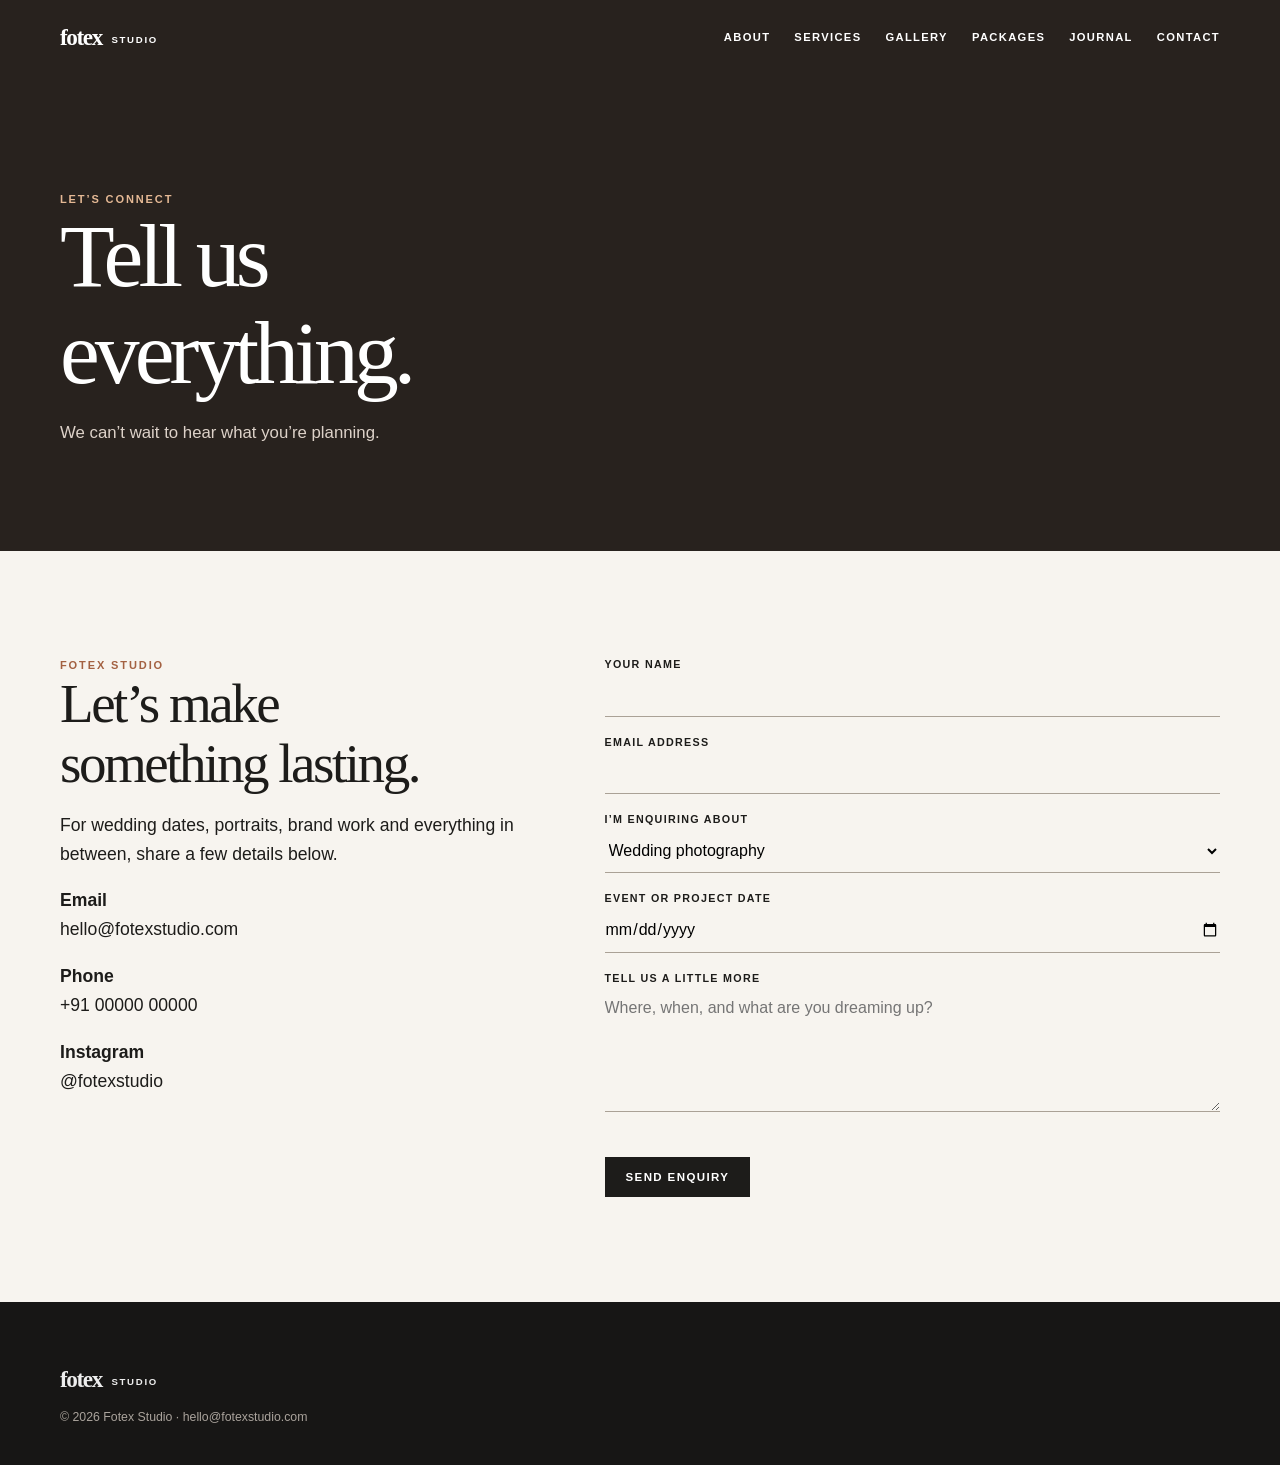
<file: contact.html>
<!doctype html>
<html lang="en">
  <head>
    <meta charset="utf-8" />
    <meta name="viewport" content="width=device-width,initial-scale=1" />
    <title>Contact Fotex Studio | Enquire About Photography</title>
    <meta
      name="description"
      content="Contact Fotex Studio to enquire about wedding, portrait, event or commercial photography."
    />
    <link rel="canonical" href="https://fotexstudio.com/contact.html" />
    <link rel="stylesheet" href="assets/site.css" />
  </head>
  <body>
    <header>
      <div class="wrap nav">
        <a class="brand" href="index.html">fotex <span>STUDIO</span></a
        ><button class="menu">MENU</button>
        <nav class="links">
          <a href="about.html">About</a><a href="services.html">Services</a
          ><a href="gallery.html">Gallery</a><a href="packages.html">Packages</a
          ><a href="journal.html">Journal</a><a href="contact.html">Contact</a>
        </nav>
      </div>
    </header>
    <main>
      <section class="page-hero">
        <div class="wrap">
          <div class="eyebrow">Let’s connect</div>
          <h1>Tell us<br />everything.</h1>
          <p>We can’t wait to hear what you’re planning.</p>
        </div>
      </section>
      <section class="section wrap contact-grid">
        <div class="contact-info">
          <div class="eyebrow">Fotex Studio</div>
          <h2>Let’s make<br />something lasting.</h2>
          <p>
            For wedding dates, portraits, brand work and everything in between,
            share a few details below.
          </p>
          <p><b>Email</b><br />hello@fotexstudio.com</p>
          <p><b>Phone</b><br />+91 00000 00000</p>
          <p><b>Instagram</b><br />@fotexstudio</p>
        </div>
        <div>
          <div class="notice">
            Thank you—your enquiry has been received. We’ll be in touch soon.
          </div>
          <form class="form">
            <label>Your name<input required type="text" name="name" /></label
            ><label
              >Email address<input required type="email" name="email" /></label
            ><label
              >I’m enquiring about<select name="service">
                <option>Wedding photography</option>
                <option>Pre-wedding photography</option>
                <option>Portrait or family session</option>
                <option>Brand or commercial project</option>
                <option>Something else</option>
              </select></label
            ><label
              >Event or project date<input type="date" name="date" /></label
            ><label
              >Tell us a little more<textarea
                name="message"
                placeholder="Where, when, and what are you dreaming up?"
              ></textarea></label
            ><button class="btn" type="submit">Send enquiry</button>
          </form>
        </div>
      </section>
    </main>
    <footer class="footer">
      <div class="wrap">
        <a class="brand" href="index.html">fotex <span>STUDIO</span></a>
        <p class="small">© 2026 Fotex Studio · hello@fotexstudio.com</p>
      </div>
    </footer>
    <script src="assets/site.js"></script>
  </body>
</html>
</file>
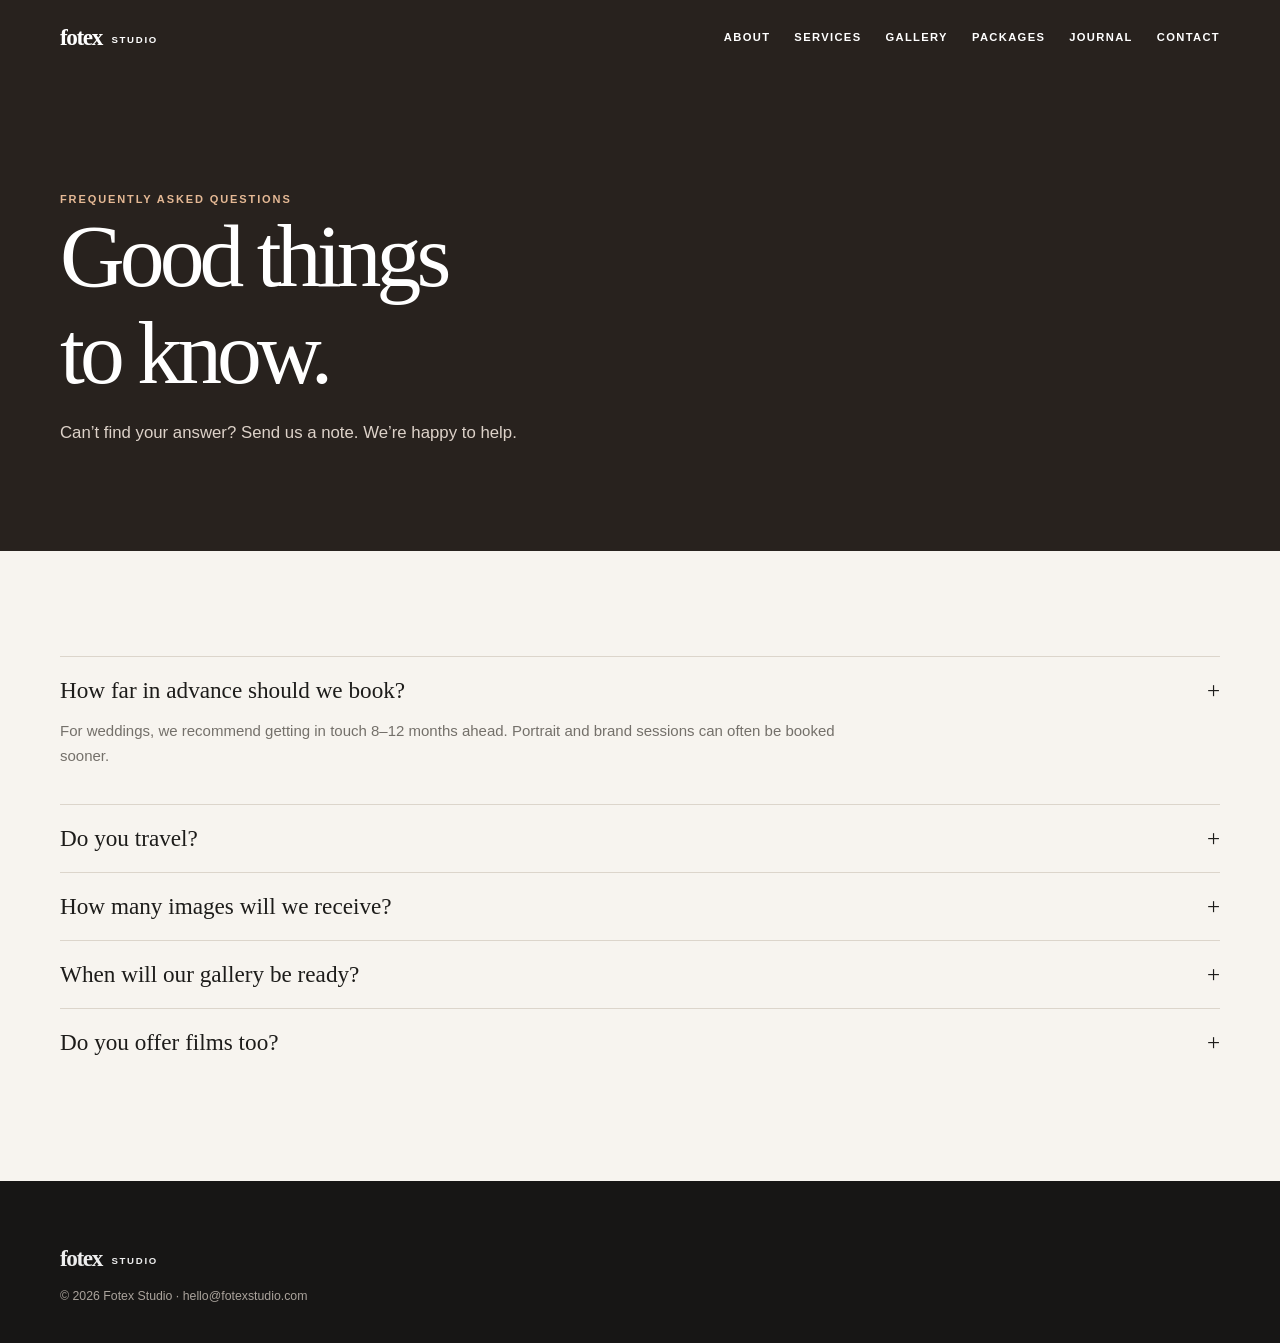
<file: faq.html>
<!doctype html>
<html lang="en">
  <head>
    <meta charset="utf-8" />
    <meta name="viewport" content="width=device-width,initial-scale=1" />
    <title>Photography FAQ | Fotex Studio</title>
    <meta
      name="description"
      content="Answers to common Fotex Studio questions about wedding photography, booking, delivery and travel."
    />
    <link rel="canonical" href="https://fotexstudio.com/faq.html" />
    <link rel="stylesheet" href="assets/site.css" />
    <script type="application/ld+json">
      {
        "@context": "https://schema.org",
        "@type": "FAQPage",
        "mainEntity": [
          {
            "@type": "Question",
            "name": "How far in advance should we book?",
            "acceptedAnswer": {
              "@type": "Answer",
              "text": "For weddings, we recommend enquiring 8–12 months ahead. Portrait and brand sessions can often be booked sooner."
            }
          },
          {
            "@type": "Question",
            "name": "Do you travel?",
            "acceptedAnswer": {
              "@type": "Answer",
              "text": "Yes. Fotex Studio is available for celebrations and projects worldwide."
            }
          }
        ]
      }
    </script>
  </head>
  <body>
    <header>
      <div class="wrap nav">
        <a class="brand" href="index.html">fotex <span>STUDIO</span></a
        ><button class="menu">MENU</button>
        <nav class="links">
          <a href="about.html">About</a><a href="services.html">Services</a
          ><a href="gallery.html">Gallery</a><a href="packages.html">Packages</a
          ><a href="journal.html">Journal</a><a href="contact.html">Contact</a>
        </nav>
      </div>
    </header>
    <main>
      <section class="page-hero">
        <div class="wrap">
          <div class="eyebrow">Frequently asked questions</div>
          <h1>Good things<br />to know.</h1>
          <p>Can’t find your answer? Send us a note. We’re happy to help.</p>
        </div>
      </section>
      <section class="section wrap faq">
        <details open>
          <summary>How far in advance should we book?</summary>
          <p>
            For weddings, we recommend getting in touch 8–12 months ahead.
            Portrait and brand sessions can often be booked sooner.
          </p>
        </details>
        <details>
          <summary>Do you travel?</summary>
          <p>
            Absolutely. We are available for celebrations and projects
            throughout India and worldwide. Travel is quoted clearly in your
            proposal.
          </p>
        </details>
        <details>
          <summary>How many images will we receive?</summary>
          <p>
            It depends on your coverage, but a full wedding gallery generally
            includes 500–900 carefully edited images.
          </p>
        </details>
        <details>
          <summary>When will our gallery be ready?</summary>
          <p>
            We send a small preview within a week. Full wedding galleries are
            delivered within 8–10 weeks; portrait galleries within 3 weeks.
          </p>
        </details>
        <details>
          <summary>Do you offer films too?</summary>
          <p>
            Yes. We collaborate with trusted filmmakers and can include
            cinematic film coverage in a custom proposal.
          </p>
        </details>
      </section>
    </main>
    <footer class="footer">
      <div class="wrap">
        <a class="brand" href="index.html">fotex <span>STUDIO</span></a>
        <p class="small">© 2026 Fotex Studio · hello@fotexstudio.com</p>
      </div>
    </footer>
    <script src="assets/site.js"></script>
  </body>
</html>
</file>
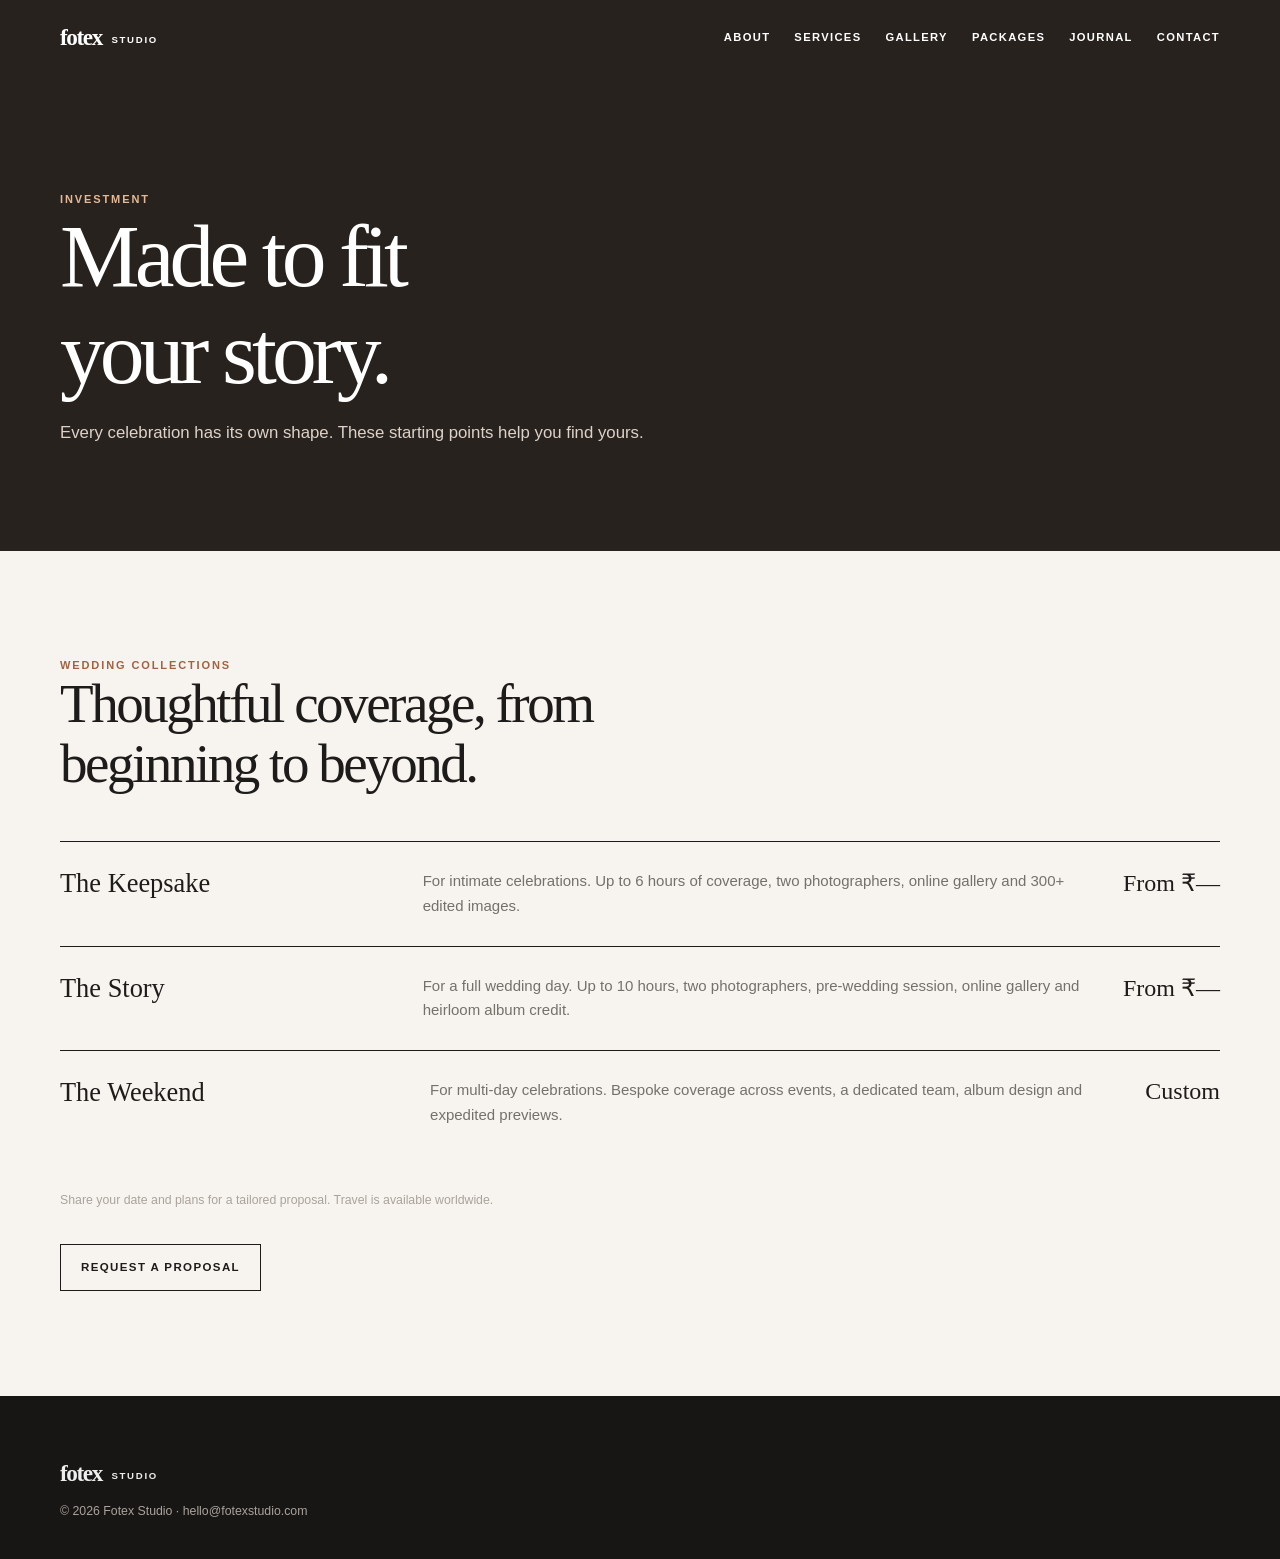
<file: packages.html>
<!doctype html><html lang="en"><head><meta charset="utf-8"><meta name="viewport" content="width=device-width,initial-scale=1"><title>Photography Packages | Fotex Studio</title><meta name="description" content="Explore flexible Fotex Studio photography packages for intimate weddings, celebrations and brand projects."><link rel="canonical" href="https://fotexstudio.com/packages.html"><link rel="stylesheet" href="assets/site.css"></head><body><header><div class="wrap nav"><a class="brand" href="index.html">fotex <span>STUDIO</span></a><button class="menu">MENU</button><nav class="links"><a href="about.html">About</a><a href="services.html">Services</a><a href="gallery.html">Gallery</a><a href="packages.html">Packages</a><a href="journal.html">Journal</a><a href="contact.html">Contact</a></nav></div></header><main><section class="page-hero"><div class="wrap"><div class="eyebrow">Investment</div><h1>Made to fit<br>your story.</h1><p>Every celebration has its own shape. These starting points help you find yours.</p></div></section><section class="section wrap"><div class="section-head"><div class="eyebrow">Wedding collections</div><h2>Thoughtful coverage, from beginning to beyond.</h2></div><div class="package"><h3>The Keepsake</h3><p>For intimate celebrations. Up to 6 hours of coverage, two photographers, online gallery and 300+ edited images.</p><span class="price">From ₹—</span></div><div class="package"><h3>The Story</h3><p>For a full wedding day. Up to 10 hours, two photographers, pre-wedding session, online gallery and heirloom album credit.</p><span class="price">From ₹—</span></div><div class="package"><h3>The Weekend</h3><p>For multi-day celebrations. Bespoke coverage across events, a dedicated team, album design and expedited previews.</p><span class="price">Custom</span></div><p class="small" style="margin-top:35px">Share your date and plans for a tailored proposal. Travel is available worldwide.</p><a class="btn" href="contact.html">Request a proposal</a></section></main><footer class="footer"><div class="wrap"><a class="brand" href="index.html">fotex <span>STUDIO</span></a><p class="small">© 2026 Fotex Studio · hello@fotexstudio.com</p></div></footer><script src="assets/site.js"></script></body></html>
</file>
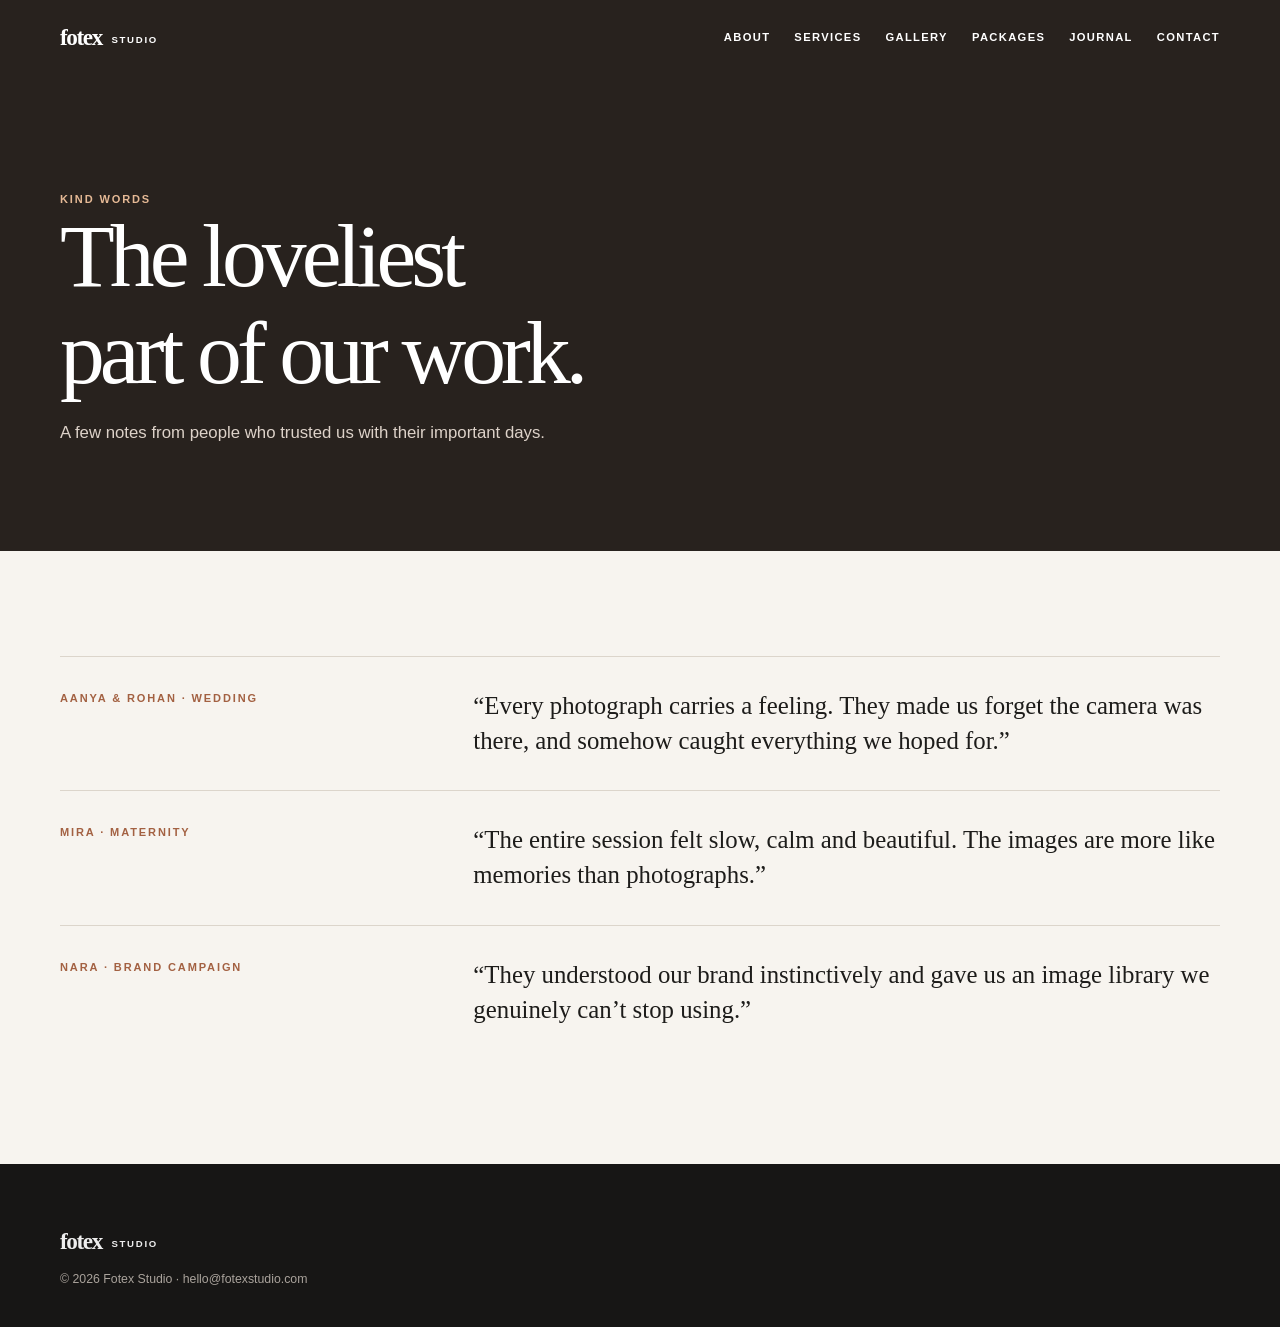
<file: testimonials.html>
<!doctype html>
<html lang="en">
  <head>
    <meta charset="utf-8" />
    <meta name="viewport" content="width=device-width,initial-scale=1" />
    <title>Client Reviews | Fotex Studio</title>
    <meta
      name="description"
      content="Read client experiences with Fotex Studio wedding, portrait and event photography."
    />
    <link rel="canonical" href="https://fotexstudio.com/testimonials.html" />
    <link rel="stylesheet" href="assets/site.css" />
  </head>
  <body>
    <header>
      <div class="wrap nav">
        <a class="brand" href="index.html">fotex <span>STUDIO</span></a
        ><button class="menu">MENU</button>
        <nav class="links">
          <a href="about.html">About</a><a href="services.html">Services</a
          ><a href="gallery.html">Gallery</a><a href="packages.html">Packages</a
          ><a href="journal.html">Journal</a><a href="contact.html">Contact</a>
        </nav>
      </div>
    </header>
    <main>
      <section class="page-hero">
        <div class="wrap">
          <div class="eyebrow">Kind words</div>
          <h1>The loveliest<br />part of our work.</h1>
          <p>
            A few notes from people who trusted us with their important days.
          </p>
        </div>
      </section>
      <section class="section wrap">
        <article class="testimonial">
          <span class="eyebrow">Aanya & Rohan · Wedding</span
          ><q
            >Every photograph carries a feeling. They made us forget the camera
            was there, and somehow caught everything we hoped for.</q
          >
        </article>
        <article class="testimonial">
          <span class="eyebrow">Mira · Maternity</span
          ><q
            >The entire session felt slow, calm and beautiful. The images are
            more like memories than photographs.</q
          >
        </article>
        <article class="testimonial">
          <span class="eyebrow">NARA · Brand campaign</span
          ><q
            >They understood our brand instinctively and gave us an image
            library we genuinely can’t stop using.</q
          >
        </article>
      </section>
    </main>
    <footer class="footer">
      <div class="wrap">
        <a class="brand" href="index.html">fotex <span>STUDIO</span></a>
        <p class="small">© 2026 Fotex Studio · hello@fotexstudio.com</p>
      </div>
    </footer>
    <script src="assets/site.js"></script>
  </body>
</html>
</file>
<file: assets/site.css>
:root {
  --ink: #1d1c1a;
  --paper: #f7f4ef;
  --sand: #e7ded2;
  --clay: #a36142;
  /* --clay: #000; */
  --muted: #74706a;
  --line: #dcd5cb;
  --background: #ffffff;
  --serif: Georgia, "Times New Roman", serif;
  --sans: Arial, Helvetica, sans-serif;
}

* {
  box-sizing: border-box;
}
html {
  scroll-behavior: smooth;
}
body {
  margin: 0;
  background: var(--paper);
  color: var(--ink);
  font: 15px/1.65 var(--sans);
}
a {
  color: inherit;
  text-decoration: none;
}
a:hover {
  color: var(--clay);
}

img {
  display: block;
  width: 100%;
  height: 100%;
  object-fit: cover;
}

.wrap {
  width: min(1160px, calc(100% - 40px));
  margin: auto;
}
.eyebrow {
  font-size: 0.69rem;
  font-weight: 700;
  letter-spacing: 0.17em;
  text-transform: uppercase;
  color: var(--clay);
}
h1,
h2,
h3 {
  font-family: var(--serif);
  font-weight: 400;
  line-height: 1.08;
  margin: 0;
}
h1 {
  font-size: clamp(3.2rem, 7vw, 6.6rem);
  letter-spacing: -0.055em;
}
h2 {
  font-size: clamp(2.25rem, 4.3vw, 4.2rem);
  letter-spacing: -0.045em;
}
h3 {
  font-size: 1.65rem;
}
.btn {
  display: inline-flex;
  align-items: center;
  gap: 0.6rem;
  margin-top: 22px;
  padding: 13px 20px;
  border: 1px solid var(--ink);
  font-size: 0.72rem;
  font-weight: 700;
  letter-spacing: 0.12em;
  text-transform: uppercase;
  transition: 0.2s;
}
.btn:hover {
  background: var(--ink);
  color: #fff;
}
.btn.light {
  border-color: #fff;
  color: #fff;
}
.btn.light:hover {
  background: #fff;
  color: var(--ink);
}
header {
  position: absolute;
  z-index: 3;
  width: 100%;
  color: #fff;
  padding: 24px 0;
}
.nav {
  display: flex;
  align-items: center;
  justify-content: space-between;
}
.brand {
  font: 700 1.45rem var(--serif);
  letter-spacing: -0.06em;
}
.brand span {
  font-family: var(--sans);
  font-size: 0.6rem;
  letter-spacing: 0.18em;
  margin-left: 5px;
  vertical-align: middle;
}
.links {
  display: flex;
  gap: 24px;
  font-size: 0.7rem;
  font-weight: 700;
  letter-spacing: 0.12em;
  text-transform: uppercase;
}
.menu {
  display: none;
  background: 0;
  border: 0;
  color: #fff;
  font: 700 0.7rem var(--sans);
  letter-spacing: 0.1em;
}
.hero {
  min-height: 730px;
  position: relative;
  isolation: isolate;
  color: #fff;
  display: flex;
  align-items: end;
  padding: 145px 0 70px;
  background: #392a22;
}
.hero:before {
  content: "";
  position: absolute;
  inset: 0;
  z-index: -1;
  background:
    linear-gradient(90deg, rgba(20, 14, 10, 0.64), rgba(20, 14, 10, 0.12)),
    url("./images/homepage/hero.webp") center/cover;
}
.hero p {
  max-width: 440px;
  font-size: 1.08rem;
}
.hero .eyebrow {
  color: #f2d6bd;
}
.hero-inner {
  max-width: 730px;
}
.intro {
  padding: 120px 0;
  display: grid;
  grid-template-columns: 1fr 1fr;
  gap: 8vw;
  align-items: center;
}
.intro p {
  font-size: 1.1rem;
  color: #4d4944;
}
.image-stack {
  height: 520px;
  position: relative;
}
.image-stack img:first-child {
  width: 77%;
  height: 83%;
  margin-left: auto;
}
.image-stack img:last-child {
  position: absolute;
  width: 55%;
  height: 47%;
  bottom: 0;
  left: 0;
  border: 12px solid var(--paper);
}
.section {
  padding: 105px 0;
}
.tone {
  background: #e9e0d4;
}
.section-head {
  max-width: 680px;
  margin-bottom: 48px;
}
.section-head p {
  font-size: 1.05rem;
  color: #5b554f;
}
.cards {
  display: grid;
  grid-template-columns: repeat(3, 1fr);
  gap: 18px;
}
.card {
  background: #fff;
}
.card-image {
  height: 360px;
  overflow: hidden;
}
.card img {
  transition: transform 0.5s;
}
.card:hover img {
  transform: scale(1.04);
}
.card-copy {
  padding: 22px;
}
.card-copy p {
  color: var(--muted);
  margin: 8px 0;
}
.arrow {
  font-size: 1.2rem;
  color: var(--clay);
}
.gallery-grid {
  display: grid;
  grid-template-columns: 1.18fr 0.82fr 0.82fr;
  grid-auto-rows: 230px;
  gap: 14px;
}
.gallery-grid a:first-child {
  grid-row: span 2;
}
.gallery-grid a:nth-child(4) {
  grid-column: span 2;
}
.gallery-grid a {
  overflow: hidden;
}
.gallery-grid img {
  transition: transform 0.5s;
}
.gallery-grid a:hover img {
  transform: scale(1.04);
}

.quote {
  background: var(--ink);
  color: #fff;
  text-align: center;
  padding: 110px 20px;
  overflow: hidden;
}

.quote .eyebrow {
  color: #d8b99e;
  font-size: 0.7rem;
  letter-spacing: 0.2em;
  text-transform: uppercase;
  margin-bottom: 30px;
}

.quote-slider {
  max-width: 900px;
  margin: 0 auto;
  overflow: hidden;
}

.quote-track {
  display: flex;
  transition: transform 0.7s cubic-bezier(0.22, 1, 0.36, 1);
}

.quote-slide {
  flex: 0 0 100%;
  box-sizing: border-box;
  padding: 0 20px;
}

.quote-slide blockquote {
  max-width: 850px;
  margin: 15px auto 30px;
  font: clamp(2rem, 2vw, 2rem)/1.16 var(--serif);
}

.quote-slide cite {
  display: block;
  font-style: normal;
  font-size: 0.7rem;
  letter-spacing: 0.16em;
  text-transform: uppercase;
  color: #d8b99e;
}

.quote-controls {
  display: flex;
  justify-content: center;
  align-items: center;
  gap: 30px;
  margin-top: 45px;
}

.quote-arrow {
  background: transparent;
  border: 1px solid rgba(255, 255, 255, 0.35);
  color: #fff;
  width: 42px;
  height: 42px;
  border-radius: 50%;
  cursor: pointer;
  font-size: 1.1rem;
  transition:
    background 0.3s,
    color 0.3s;
}

.quote-arrow:hover {
  background: #d8b99e;
  color: var(--ink);
}

.quote-dots {
  display: flex;
  align-items: center;
  gap: 10px;
}

.quote-dot {
  width: 7px;
  height: 7px;
  padding: 0;
  border: none;
  border-radius: 50%;
  background: rgba(255, 255, 255, 0.35);
  cursor: pointer;
  transition:
    background 0.3s,
    transform 0.3s;
}

.quote-dot.active {
  background: #d8b99e;
  transform: scale(1.4);
}

.cta {
  padding: 110px 0;
  text-align: center;
}
.cta p {
  max-width: 530px;
  margin: 18px auto;
}
.footer {
  background: #171615;
  color: #eee;
  padding: 64px 0 25px;
}
.footer .footer-logo {
  max-width: 300px;
  height: auto;
}
.footer-grid {
  display: grid;
  grid-template-columns: 2fr 1fr 1fr;
  gap: 35px;
}
.footer h3 {
  font-size: 1.25rem;
}
.footer ul {
  padding: 0;
  list-style: none;
  margin: 13px 0;
}
.footer li {
  margin: 5px 0;
  color: #b6b0aa;
}
.small {
  font-size: 0.77rem;
  color: #aaa39c;
}
.legal {
  margin-top: 52px;
  padding-top: 20px;
  border-top: 1px solid #3d3936;
  display: flex;
  justify-content: space-between;
}
.page-hero {
  background: #28221e;
  color: #fff;
  padding: 190px 0 88px;
}
.page-hero p {
  max-width: 600px;
  color: #ddd2c9;
  font-size: 1.05rem;
}
.page-hero .eyebrow {
  color: #e5b995;
}
.split {
  display: grid;
  grid-template-columns: 1fr 1fr;
  gap: 6vw;
  align-items: start;
}
.split img {
  height: 630px;
}
.prose p {
  font-size: 1.06rem;
  color: #514c46;
}
.list {
  list-style: none;
  padding: 0;
}
.list li {
  padding: 15px 0;
  border-bottom: 1px solid var(--line);
  font: 1.4rem var(--serif);
}
.package {
  border-top: 1px solid var(--ink);
  padding: 27px 0;
  display: grid;
  grid-template-columns: 1fr 2fr auto;
  gap: 25px;
}
.package p {
  margin: 0;
  color: var(--muted);
}
.price {
  font: 1.5rem var(--serif);
}
.testimonial {
  border-top: 1px solid var(--line);
  padding: 32px 0;
  display: grid;
  grid-template-columns: 1fr 2fr;
  gap: 40px;
}
.testimonial q {
  font: 1.55rem/1.4 var(--serif);
}
.post {
  display: grid;
  grid-template-columns: 330px 1fr;
  gap: 32px;
  padding: 28px 0;
  border-top: 1px solid var(--line);
}
.post img {
  height: 220px;
}
.faq details {
  border-top: 1px solid var(--line);
  padding: 20px 0;
}
.faq summary {
  cursor: pointer;
  font: 1.45rem var(--serif);
  list-style: none;
}
.faq summary:after {
  content: "+";
  float: right;
}
.faq p {
  color: var(--muted);
  max-width: 780px;
}
.contact-grid {
  display: grid;
  grid-template-columns: 0.85fr 1.15fr;
  gap: 7vw;
}
.contact-info p {
  font-size: 1.1rem;
}
.form {
  display: grid;
  gap: 17px;
}
.form label {
  font-size: 0.67rem;
  font-weight: 700;
  letter-spacing: 0.12em;
  text-transform: uppercase;
}
.form input,
.form select,
.form textarea {
  width: 100%;
  border: 0;
  border-bottom: 1px solid #aaa196;
  padding: 12px 0;
  background: transparent;
  font: 1rem var(--sans);
  outline: 0;
}
.form textarea {
  min-height: 125px;
  resize: vertical;
}
.form button {
  width: max-content;
  background: var(--ink);
  color: #fff;
  cursor: pointer;
}
.notice {
  display: none;
  background: #e4efe2;
  padding: 12px;
  color: #315035;
}

@media (max-width: 760px) {
  .links {
    display: none;
  }
  .menu {
    display: block;
  }
  .links.open {
    display: flex;
    position: absolute;
    left: 20px;
    right: 20px;
    top: 65px;
    flex-direction: column;
    background: #201d1a;
    padding: 20px;
  }
  .hero {
    min-height: 650px;
  }
  .intro,
  .split,
  .contact-grid {
    grid-template-columns: 1fr;
    gap: 35px;
  }
  .intro {
    padding: 75px 0;
  }
  .image-stack {
    height: 430px;
  }
  .cards {
    grid-template-columns: 1fr;
  }
  .gallery-grid {
    grid-template-columns: 1fr 1fr;
    grid-auto-rows: 180px;
  }
  .gallery-grid a:first-child {
    grid-row: span 2;
  }
  .gallery-grid a:nth-child(4) {
    grid-column: span 1;
  }
  .section {
    padding: 72px 0;
  }
  .footer-grid {
    grid-template-columns: 1fr;
  }

  .package,
  .testimonial,
  .post {
    grid-template-columns: 1fr;
    gap: 8px;
  }
  .split img {
    height: 430px;
  }
  .page-hero {
    padding: 150px 0 70px;
  }
  .legal {
    display: block;
  }
  .legal span {
    display: block;
    margin-bottom: 7px;
  }
  .quote {
    padding: 75px 15px;
  }

  .quote-slide {
    padding: 0 5px;
  }

  .quote-slide blockquote {
    font-size: clamp(1.7rem, 7vw, 2.4rem);
  }

  .quote-controls {
    margin-top: 35px;
    gap: 22px;
  }
}

@media (prefers-reduced-motion: reduce) {
  .quote-track {
    transition: none;
  }
}
</file>
